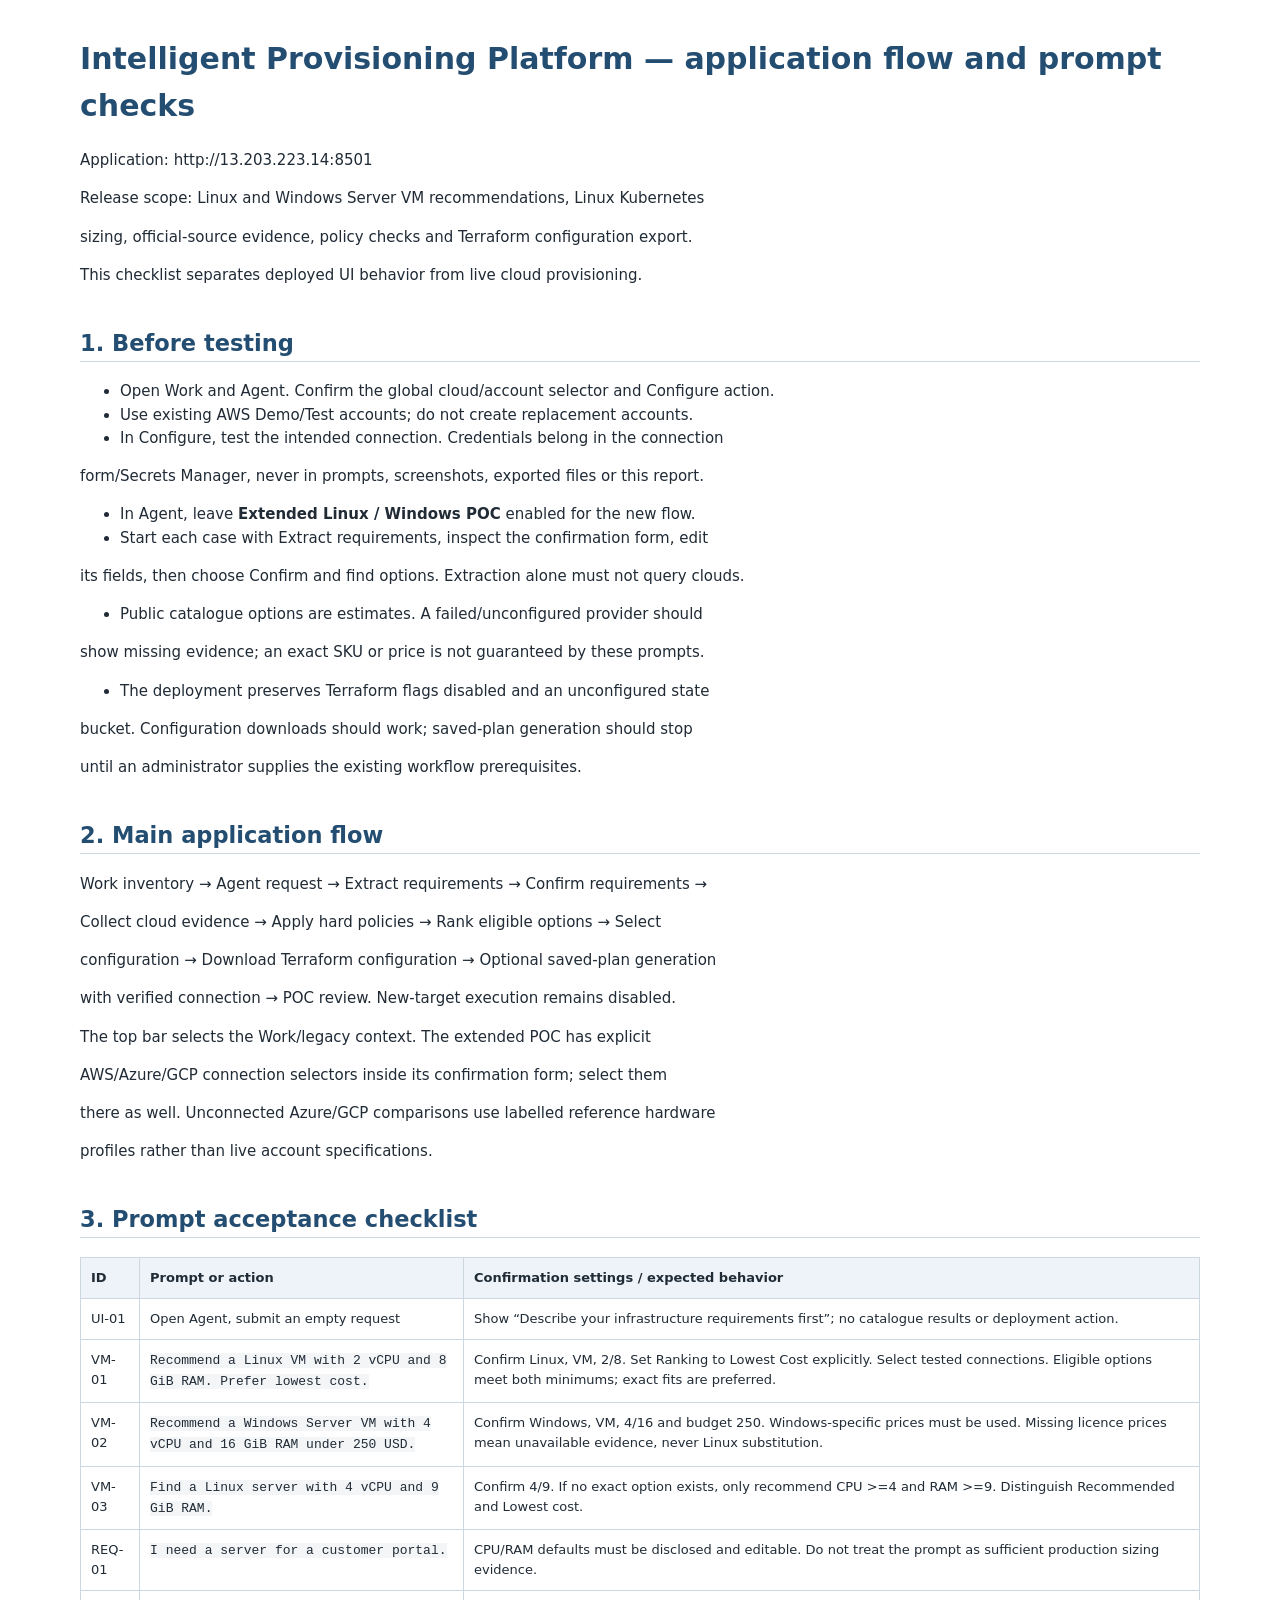
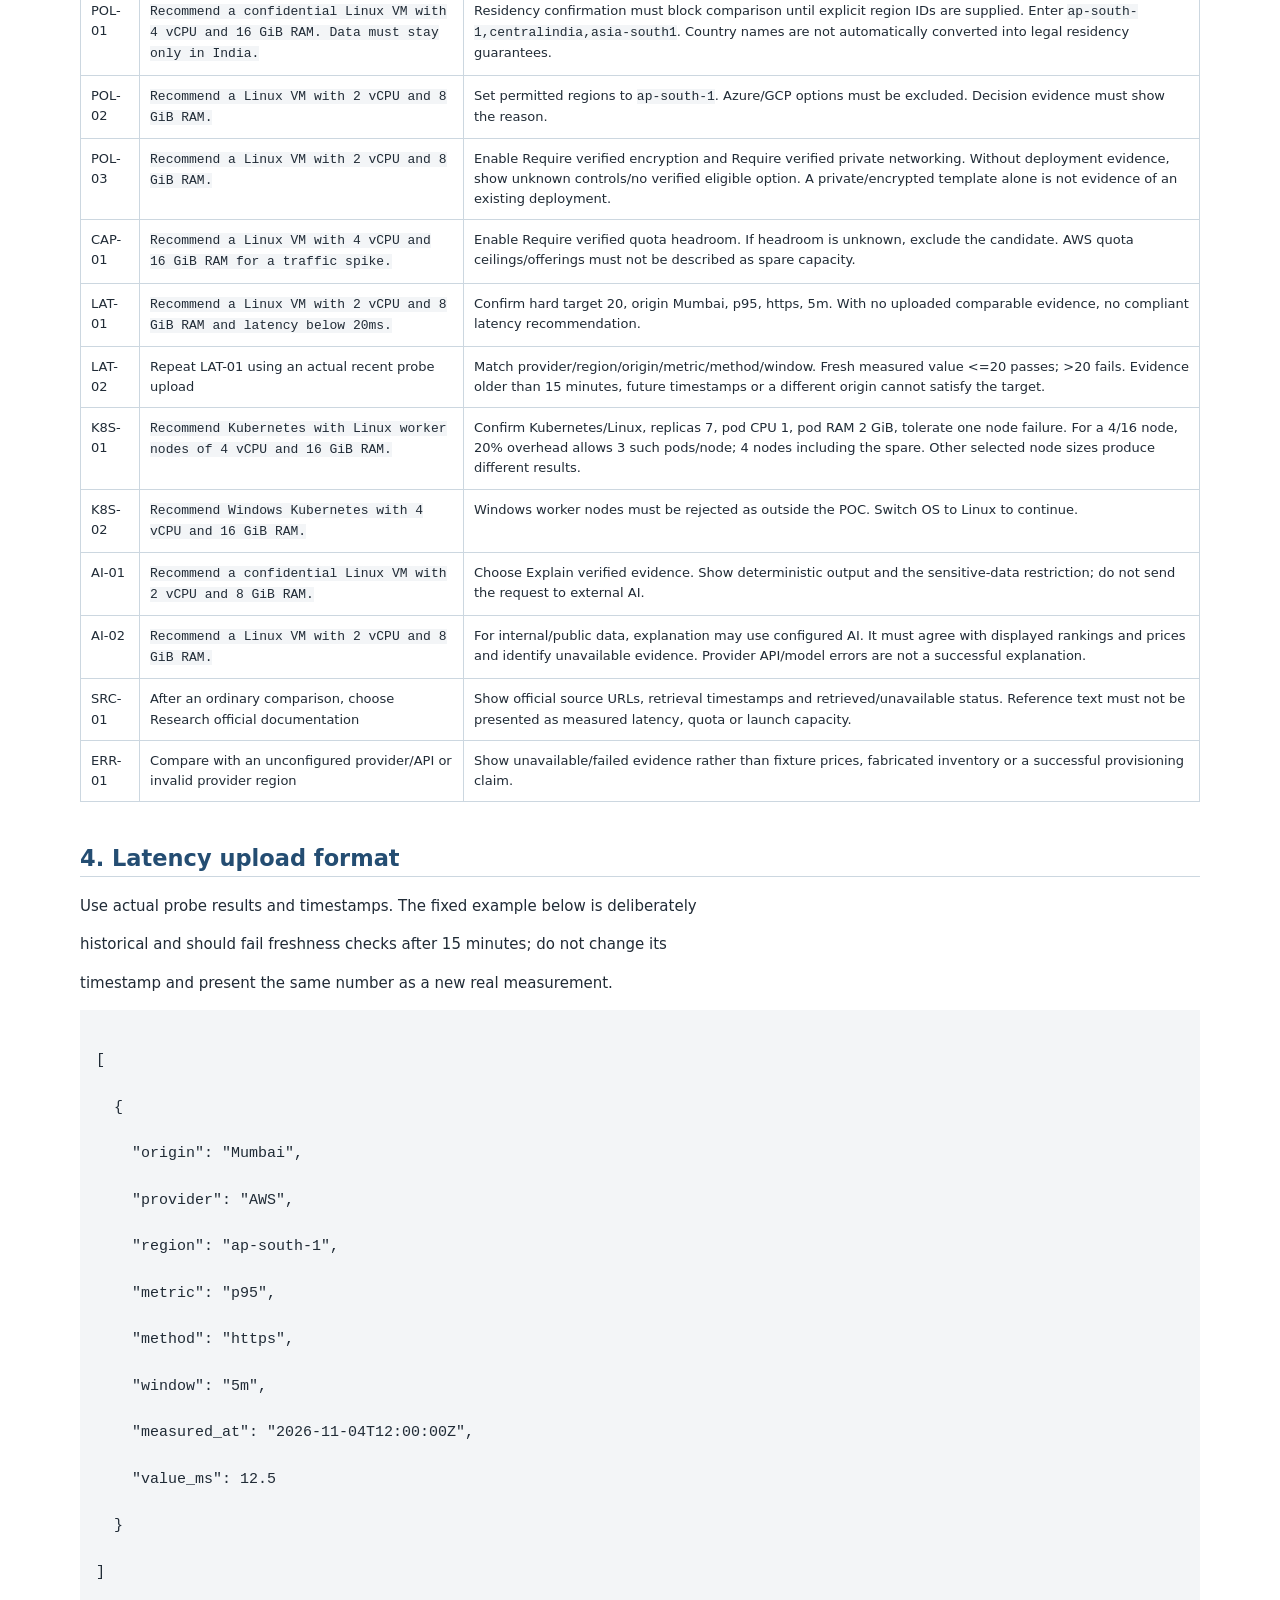
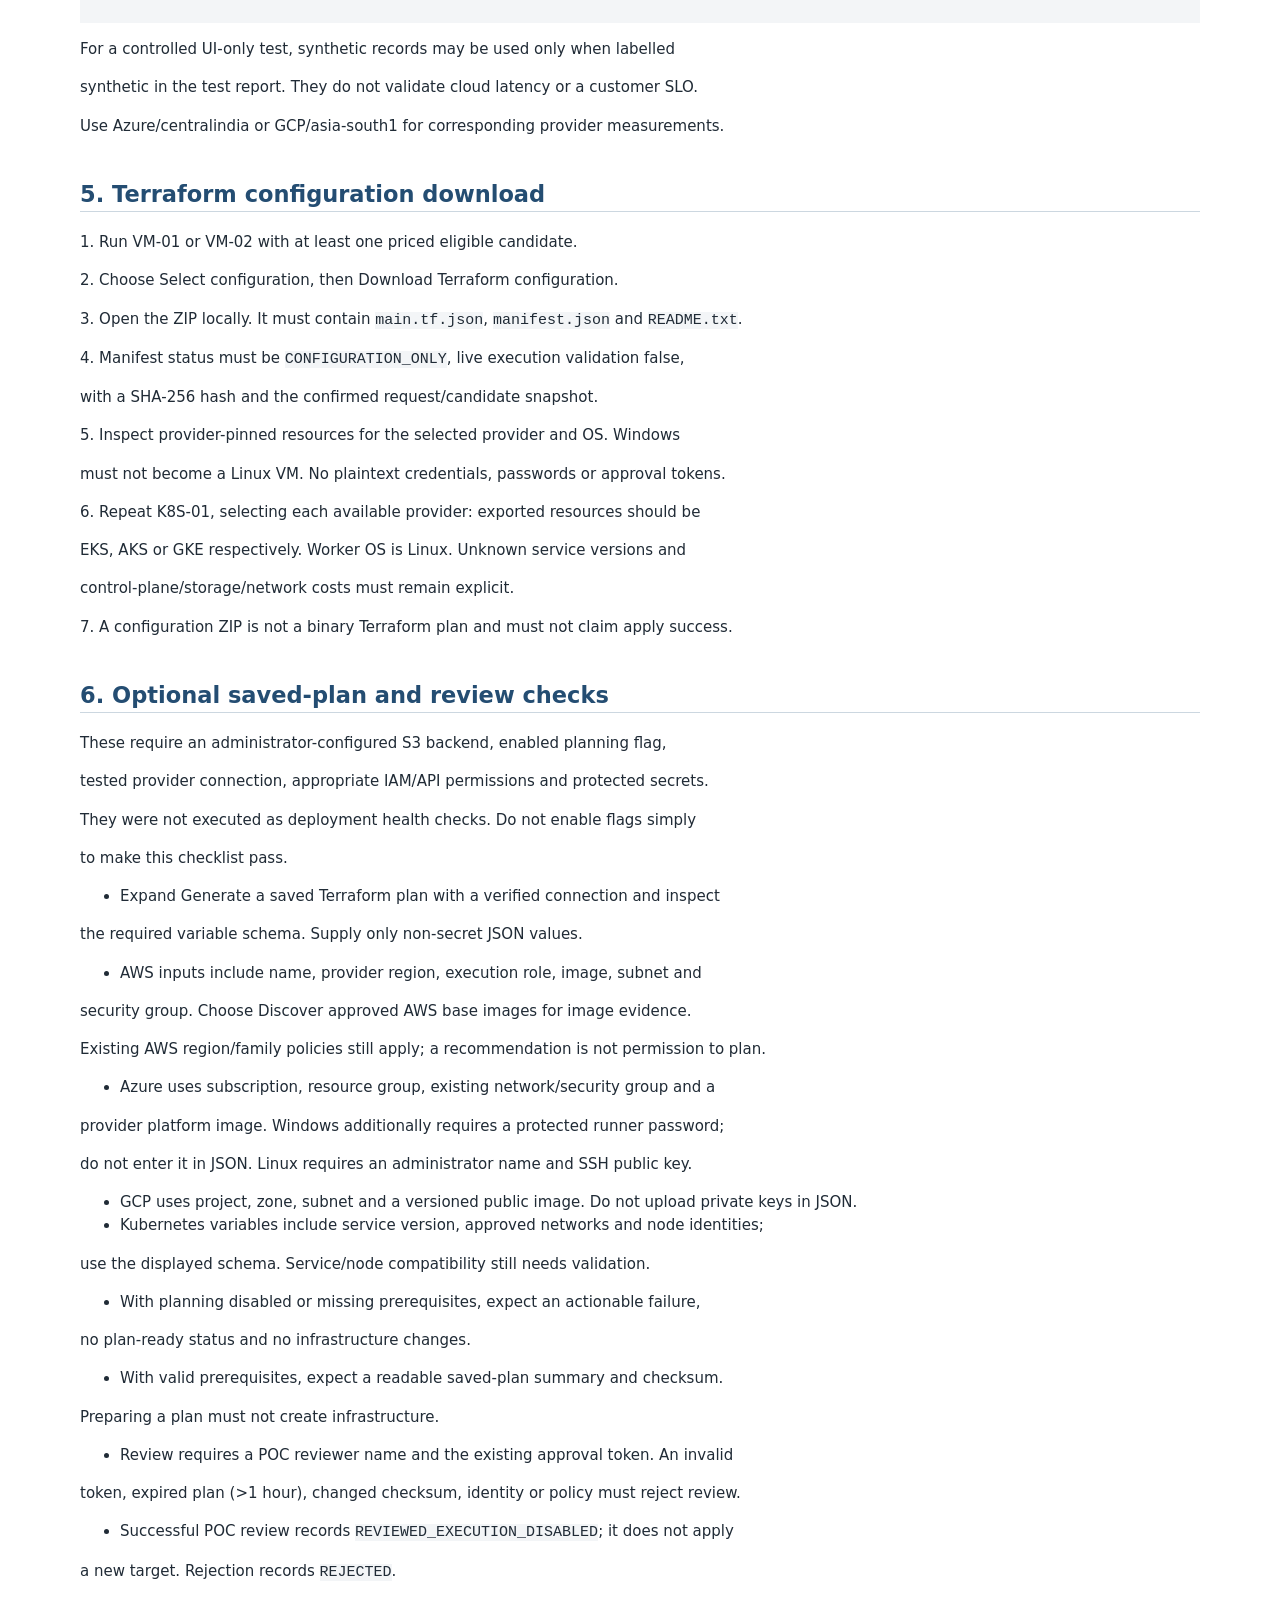
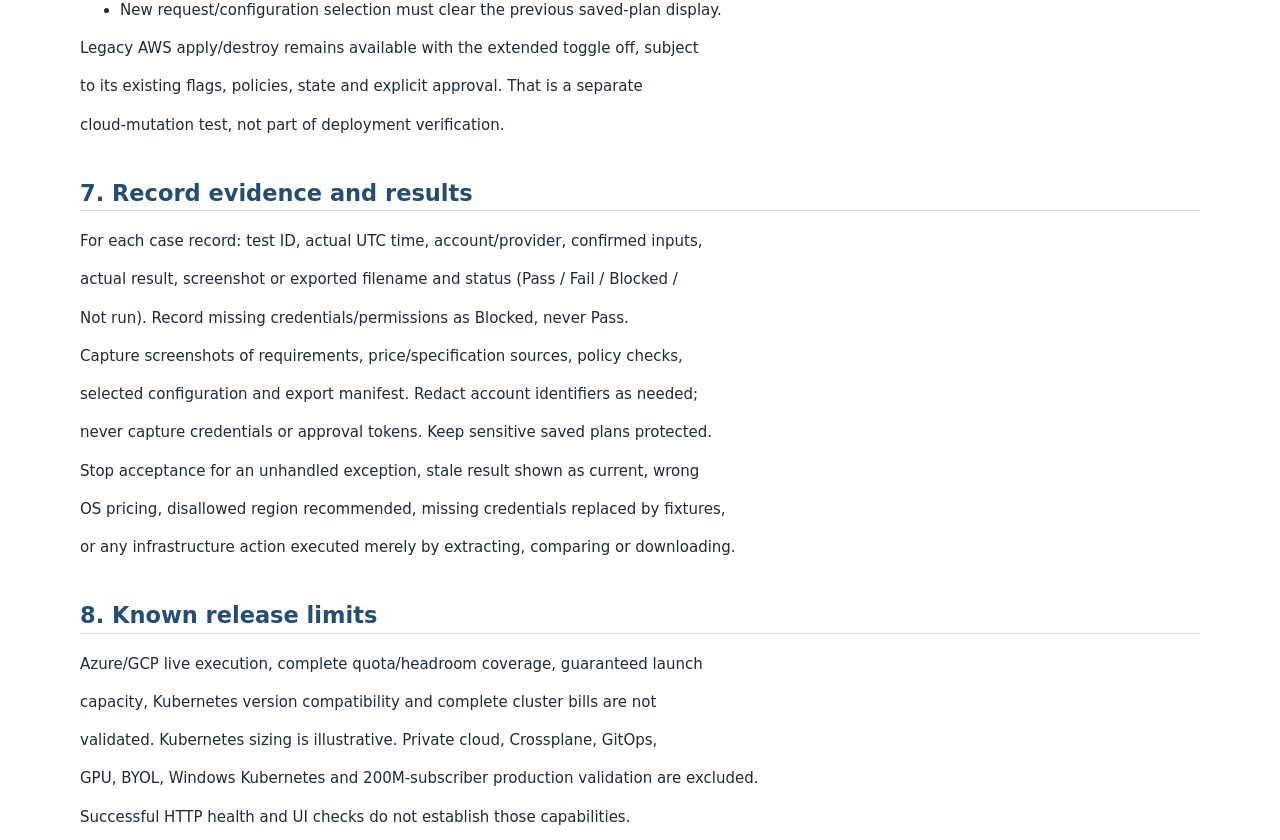
<file: docs/application-flow-validation.html>
<!doctype html><html lang="en"><meta charset="utf-8"><meta name="viewport" content="width=device-width,initial-scale=1"><title>Intelligent Provisioning Platform — flow validation</title><style>
body{font:15px/1.55 system-ui,sans-serif;color:#202b36;max-width:1120px;margin:36px auto;padding:0 24px}h1,h2{color:#244d72}h2{border-bottom:1px solid #ccd7e0;padding-top:20px}table{border-collapse:collapse;width:100%;font-size:13px}th,td{border:1px solid #ccd7e0;padding:10px;text-align:left;vertical-align:top}th{background:#edf3f8}code,pre{font-family:Consolas,monospace;background:#f3f5f7}code{overflow-wrap:anywhere}pre{padding:16px;white-space:pre-wrap}@media print{body{max-width:none;margin:0;font-size:11px}tr,pre{break-inside:avoid}h2{break-after:avoid}}
</style><body><h1>Intelligent Provisioning Platform — application flow and prompt checks</h1>
<p>Application: http://13.203.223.14:8501</p>
<p>Release scope: Linux and Windows Server VM recommendations, Linux Kubernetes</p>
<p>sizing, official-source evidence, policy checks and Terraform configuration export.</p>
<p>This checklist separates deployed UI behavior from live cloud provisioning.</p>
<h2>1. Before testing</h2>
<ul>
<li>Open Work and Agent. Confirm the global cloud/account selector and Configure action.</li>
<li>Use existing AWS Demo/Test accounts; do not create replacement accounts.</li>
<li>In Configure, test the intended connection. Credentials belong in the connection</li>
</ul>
<p>  form/Secrets Manager, never in prompts, screenshots, exported files or this report.</p>
<ul>
<li>In Agent, leave <strong>Extended Linux / Windows POC</strong> enabled for the new flow.</li>
<li>Start each case with Extract requirements, inspect the confirmation form, edit</li>
</ul>
<p>  its fields, then choose Confirm and find options. Extraction alone must not query clouds.</p>
<ul>
<li>Public catalogue options are estimates. A failed/unconfigured provider should</li>
</ul>
<p>  show missing evidence; an exact SKU or price is not guaranteed by these prompts.</p>
<ul>
<li>The deployment preserves Terraform flags disabled and an unconfigured state</li>
</ul>
<p>  bucket. Configuration downloads should work; saved-plan generation should stop</p>
<p>  until an administrator supplies the existing workflow prerequisites.</p>
<h2>2. Main application flow</h2>
<p>Work inventory → Agent request → Extract requirements → Confirm requirements →</p>
<p>Collect cloud evidence → Apply hard policies → Rank eligible options → Select</p>
<p>configuration → Download Terraform configuration → Optional saved-plan generation</p>
<p>with verified connection → POC review. New-target execution remains disabled.</p>
<p>The top bar selects the Work/legacy context. The extended POC has explicit</p>
<p>AWS/Azure/GCP connection selectors inside its confirmation form; select them</p>
<p>there as well. Unconnected Azure/GCP comparisons use labelled reference hardware</p>
<p>profiles rather than live account specifications.</p>
<h2>3. Prompt acceptance checklist</h2>
<table>
<tr><th>ID</th><th>Prompt or action</th><th>Confirmation settings / expected behavior</th></tr>
<tr><td>UI-01</td><td>Open Agent, submit an empty request</td><td>Show “Describe your infrastructure requirements first”; no catalogue results or deployment action.</td></tr>
<tr><td>VM-01</td><td><code>Recommend a Linux VM with 2 vCPU and 8 GiB RAM. Prefer lowest cost.</code></td><td>Confirm Linux, VM, 2/8. Set Ranking to Lowest Cost explicitly. Select tested connections. Eligible options meet both minimums; exact fits are preferred.</td></tr>
<tr><td>VM-02</td><td><code>Recommend a Windows Server VM with 4 vCPU and 16 GiB RAM under 250 USD.</code></td><td>Confirm Windows, VM, 4/16 and budget 250. Windows-specific prices must be used. Missing licence prices mean unavailable evidence, never Linux substitution.</td></tr>
<tr><td>VM-03</td><td><code>Find a Linux server with 4 vCPU and 9 GiB RAM.</code></td><td>Confirm 4/9. If no exact option exists, only recommend CPU &gt;=4 and RAM &gt;=9. Distinguish Recommended and Lowest cost.</td></tr>
<tr><td>REQ-01</td><td><code>I need a server for a customer portal.</code></td><td>CPU/RAM defaults must be disclosed and editable. Do not treat the prompt as sufficient production sizing evidence.</td></tr>
<tr><td>POL-01</td><td><code>Recommend a confidential Linux VM with 4 vCPU and 16 GiB RAM. Data must stay only in India.</code></td><td>Residency confirmation must block comparison until explicit region IDs are supplied. Enter <code>ap-south-1,centralindia,asia-south1</code>. Country names are not automatically converted into legal residency guarantees.</td></tr>
<tr><td>POL-02</td><td><code>Recommend a Linux VM with 2 vCPU and 8 GiB RAM.</code></td><td>Set permitted regions to <code>ap-south-1</code>. Azure/GCP options must be excluded. Decision evidence must show the reason.</td></tr>
<tr><td>POL-03</td><td><code>Recommend a Linux VM with 2 vCPU and 8 GiB RAM.</code></td><td>Enable Require verified encryption and Require verified private networking. Without deployment evidence, show unknown controls/no verified eligible option. A private/encrypted template alone is not evidence of an existing deployment.</td></tr>
<tr><td>CAP-01</td><td><code>Recommend a Linux VM with 4 vCPU and 16 GiB RAM for a traffic spike.</code></td><td>Enable Require verified quota headroom. If headroom is unknown, exclude the candidate. AWS quota ceilings/offerings must not be described as spare capacity.</td></tr>
<tr><td>LAT-01</td><td><code>Recommend a Linux VM with 2 vCPU and 8 GiB RAM and latency below 20ms.</code></td><td>Confirm hard target 20, origin Mumbai, p95, https, 5m. With no uploaded comparable evidence, no compliant latency recommendation.</td></tr>
<tr><td>LAT-02</td><td>Repeat LAT-01 using an actual recent probe upload</td><td>Match provider/region/origin/metric/method/window. Fresh measured value &lt;=20 passes; &gt;20 fails. Evidence older than 15 minutes, future timestamps or a different origin cannot satisfy the target.</td></tr>
<tr><td>K8S-01</td><td><code>Recommend Kubernetes with Linux worker nodes of 4 vCPU and 16 GiB RAM.</code></td><td>Confirm Kubernetes/Linux, replicas 7, pod CPU 1, pod RAM 2 GiB, tolerate one node failure. For a 4/16 node, 20% overhead allows 3 such pods/node; 4 nodes including the spare. Other selected node sizes produce different results.</td></tr>
<tr><td>K8S-02</td><td><code>Recommend Windows Kubernetes with 4 vCPU and 16 GiB RAM.</code></td><td>Windows worker nodes must be rejected as outside the POC. Switch OS to Linux to continue.</td></tr>
<tr><td>AI-01</td><td><code>Recommend a confidential Linux VM with 2 vCPU and 8 GiB RAM.</code></td><td>Choose Explain verified evidence. Show deterministic output and the sensitive-data restriction; do not send the request to external AI.</td></tr>
<tr><td>AI-02</td><td><code>Recommend a Linux VM with 2 vCPU and 8 GiB RAM.</code></td><td>For internal/public data, explanation may use configured AI. It must agree with displayed rankings and prices and identify unavailable evidence. Provider API/model errors are not a successful explanation.</td></tr>
<tr><td>SRC-01</td><td>After an ordinary comparison, choose Research official documentation</td><td>Show official source URLs, retrieval timestamps and retrieved/unavailable status. Reference text must not be presented as measured latency, quota or launch capacity.</td></tr>
<tr><td>ERR-01</td><td>Compare with an unconfigured provider/API or invalid provider region</td><td>Show unavailable/failed evidence rather than fixture prices, fabricated inventory or a successful provisioning claim.</td></tr>
</table>
<h2>4. Latency upload format</h2>
<p>Use actual probe results and timestamps. The fixed example below is deliberately</p>
<p>historical and should fail freshness checks after 15 minutes; do not change its</p>
<p>timestamp and present the same number as a new real measurement.</p>
<pre><code>
[

  {

    &quot;origin&quot;: &quot;Mumbai&quot;,

    &quot;provider&quot;: &quot;AWS&quot;,

    &quot;region&quot;: &quot;ap-south-1&quot;,

    &quot;metric&quot;: &quot;p95&quot;,

    &quot;method&quot;: &quot;https&quot;,

    &quot;window&quot;: &quot;5m&quot;,

    &quot;measured_at&quot;: &quot;2026-11-04T12:00:00Z&quot;,

    &quot;value_ms&quot;: 12.5

  }

]

</code></pre>
<p>For a controlled UI-only test, synthetic records may be used only when labelled</p>
<p>synthetic in the test report. They do not validate cloud latency or a customer SLO.</p>
<p>Use Azure/centralindia or GCP/asia-south1 for corresponding provider measurements.</p>
<h2>5. Terraform configuration download</h2>
<p>1. Run VM-01 or VM-02 with at least one priced eligible candidate.</p>
<p>2. Choose Select configuration, then Download Terraform configuration.</p>
<p>3. Open the ZIP locally. It must contain <code>main.tf.json</code>, <code>manifest.json</code> and <code>README.txt</code>.</p>
<p>4. Manifest status must be <code>CONFIGURATION_ONLY</code>, live execution validation false,</p>
<p>   with a SHA-256 hash and the confirmed request/candidate snapshot.</p>
<p>5. Inspect provider-pinned resources for the selected provider and OS. Windows</p>
<p>   must not become a Linux VM. No plaintext credentials, passwords or approval tokens.</p>
<p>6. Repeat K8S-01, selecting each available provider: exported resources should be</p>
<p>   EKS, AKS or GKE respectively. Worker OS is Linux. Unknown service versions and</p>
<p>   control-plane/storage/network costs must remain explicit.</p>
<p>7. A configuration ZIP is not a binary Terraform plan and must not claim apply success.</p>
<h2>6. Optional saved-plan and review checks</h2>
<p>These require an administrator-configured S3 backend, enabled planning flag,</p>
<p>tested provider connection, appropriate IAM/API permissions and protected secrets.</p>
<p>They were not executed as deployment health checks. Do not enable flags simply</p>
<p>to make this checklist pass.</p>
<ul>
<li>Expand Generate a saved Terraform plan with a verified connection and inspect</li>
</ul>
<p>  the required variable schema. Supply only non-secret JSON values.</p>
<ul>
<li>AWS inputs include name, provider region, execution role, image, subnet and</li>
</ul>
<p>  security group. Choose Discover approved AWS base images for image evidence.</p>
<p>  Existing AWS region/family policies still apply; a recommendation is not permission to plan.</p>
<ul>
<li>Azure uses subscription, resource group, existing network/security group and a</li>
</ul>
<p>  provider platform image. Windows additionally requires a protected runner password;</p>
<p>  do not enter it in JSON. Linux requires an administrator name and SSH public key.</p>
<ul>
<li>GCP uses project, zone, subnet and a versioned public image. Do not upload private keys in JSON.</li>
<li>Kubernetes variables include service version, approved networks and node identities;</li>
</ul>
<p>  use the displayed schema. Service/node compatibility still needs validation.</p>
<ul>
<li>With planning disabled or missing prerequisites, expect an actionable failure,</li>
</ul>
<p>  no plan-ready status and no infrastructure changes.</p>
<ul>
<li>With valid prerequisites, expect a readable saved-plan summary and checksum.</li>
</ul>
<p>  Preparing a plan must not create infrastructure.</p>
<ul>
<li>Review requires a POC reviewer name and the existing approval token. An invalid</li>
</ul>
<p>  token, expired plan (&gt;1 hour), changed checksum, identity or policy must reject review.</p>
<ul>
<li>Successful POC review records <code>REVIEWED_EXECUTION_DISABLED</code>; it does not apply</li>
</ul>
<p>  a new target. Rejection records <code>REJECTED</code>.</p>
<ul>
<li>New request/configuration selection must clear the previous saved-plan display.</li>
</ul>
<p>Legacy AWS apply/destroy remains available with the extended toggle off, subject</p>
<p>to its existing flags, policies, state and explicit approval. That is a separate</p>
<p>cloud-mutation test, not part of deployment verification.</p>
<h2>7. Record evidence and results</h2>
<p>For each case record: test ID, actual UTC time, account/provider, confirmed inputs,</p>
<p>actual result, screenshot or exported filename and status (Pass / Fail / Blocked /</p>
<p>Not run). Record missing credentials/permissions as Blocked, never Pass.</p>
<p>Capture screenshots of requirements, price/specification sources, policy checks,</p>
<p>selected configuration and export manifest. Redact account identifiers as needed;</p>
<p>never capture credentials or approval tokens. Keep sensitive saved plans protected.</p>
<p>Stop acceptance for an unhandled exception, stale result shown as current, wrong</p>
<p>OS pricing, disallowed region recommended, missing credentials replaced by fixtures,</p>
<p>or any infrastructure action executed merely by extracting, comparing or downloading.</p>
<h2>8. Known release limits</h2>
<p>Azure/GCP live execution, complete quota/headroom coverage, guaranteed launch</p>
<p>capacity, Kubernetes version compatibility and complete cluster bills are not</p>
<p>validated. Kubernetes sizing is illustrative. Private cloud, Crossplane, GitOps,</p>
<p>GPU, BYOL, Windows Kubernetes and 200M-subscriber production validation are excluded.</p>
<p>Successful HTTP health and UI checks do not establish those capabilities.</p></body></html>
</file>
